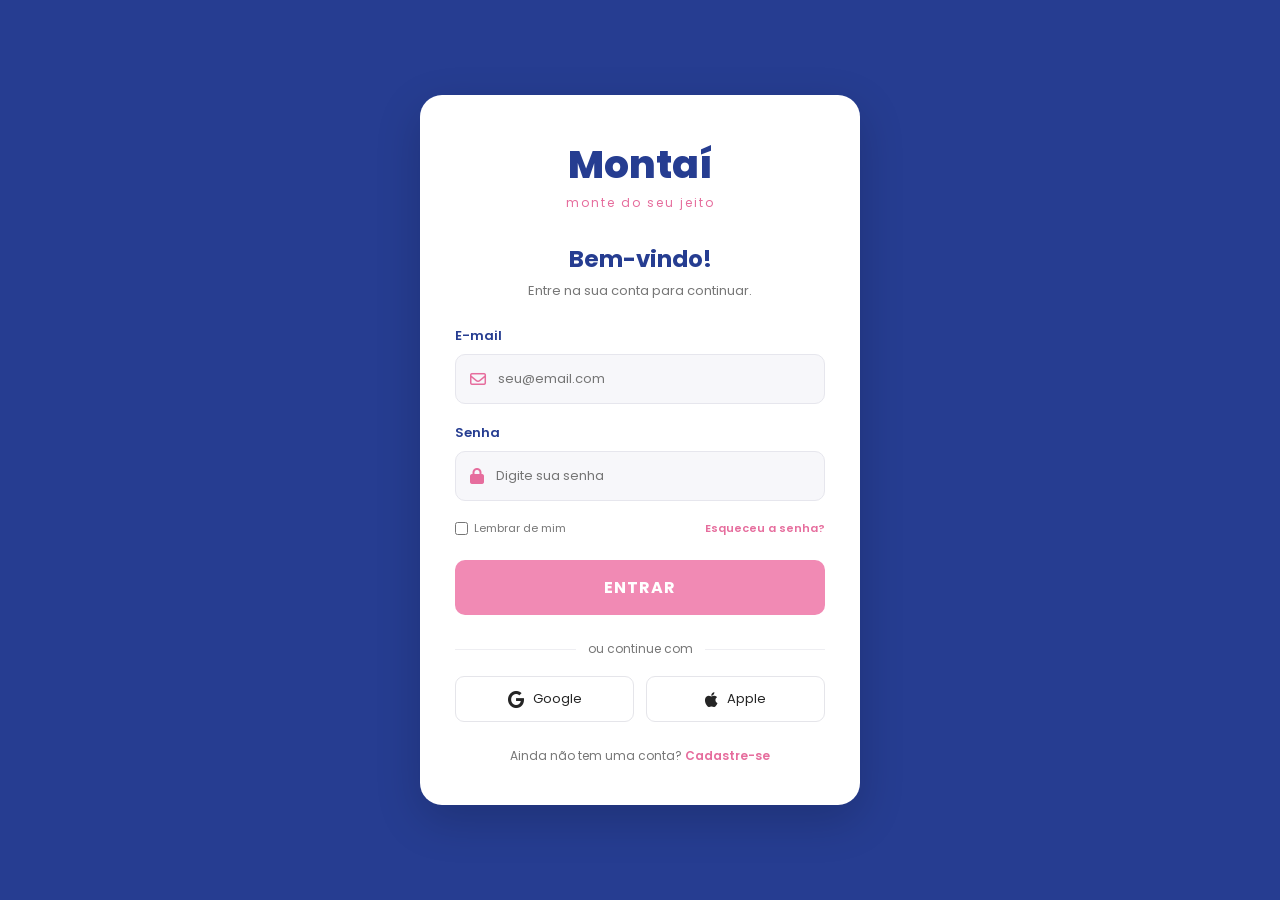
<file: index.html>
<!DOCTYPE html>
<html lang="pt-BR">

<head>
    <meta charset="UTF-8">
    <meta name="viewport" content="width=device-width, initial-scale=1.0">

    <title>Montaí | Login</title>

    <!-- CSS -->
    <link rel="stylesheet" href="style.css">

    <!-- Ícones -->
    <link rel="stylesheet" href="https://cdnjs.cloudflare.com/ajax/libs/font-awesome/6.5.0/css/all.min.css">

    <!-- JavaScript -->
    <script src="script.js" defer></script>
</head>

<body class="pagina-login">

    <main class="login-container">

        <section class="login-card">

            <!-- Logo e apresentação -->
            <div class="login-logo">
                <h1>Montaí</h1>
                <p>monte do seu jeito</p>
            </div>

            <!-- Título -->
            <div class="login-titulo">
                <h2>Bem-vindo!</h2>
                <p>Entre na sua conta para continuar.</p>
            </div>

            <!-- Formulário -->
            <form id="formLogin">

                <div class="campo-login">
                    <label for="email">E-mail</label>

                    <div class="input-container">
                        <i class="fa-regular fa-envelope"></i>

                        <input type="email" id="email" name="email" placeholder="seu@email.com" required>
                    </div>
                </div>

                <div class="campo-login">
                    <label for="senha">Senha</label>

                    <div class="input-container">
                        <i class="fa-solid fa-lock"></i>

                        <input type="password" id="senha" name="senha" placeholder="Digite sua senha" required>
                    </div>
                </div>

                <!-- Opções de login -->
                <div class="login-opcoes">
                    <label>
                        <input type="checkbox" name="lembrar">
                        Lembrar de mim
                    </label>

                    <a href="#">Esqueceu a senha?</a>
                </div>

                <!-- Botão entrar -->
                <button type="submit" class="btn-login">
                    ENTRAR
                </button>

                <p id="msgLogin" class="mensagem-login" hidden></p>

            </form>

            <!-- Separador -->
            <div class="login-separador">
                <span>ou continue com</span>
            </div>

            <!-- Login social -->
            <div class="login-social">

                <button type="button" class="btn-social">
                    <i class="fa-brands fa-google"></i>
                    Google
                </button>

                <button type="button" class="btn-social">
                    <i class="fa-brands fa-apple"></i>
                    Apple
                </button>

            </div>

            <!-- Cadastro -->
            <div class="login-cadastro">
                <p>
                    Ainda não tem uma conta?
                    <a href="cadastro.html">Cadastre-se</a>
                </p>
            </div>

        </section>

    </main>
    <script src="firebase.js"></script>
</body>

</html>
</file>
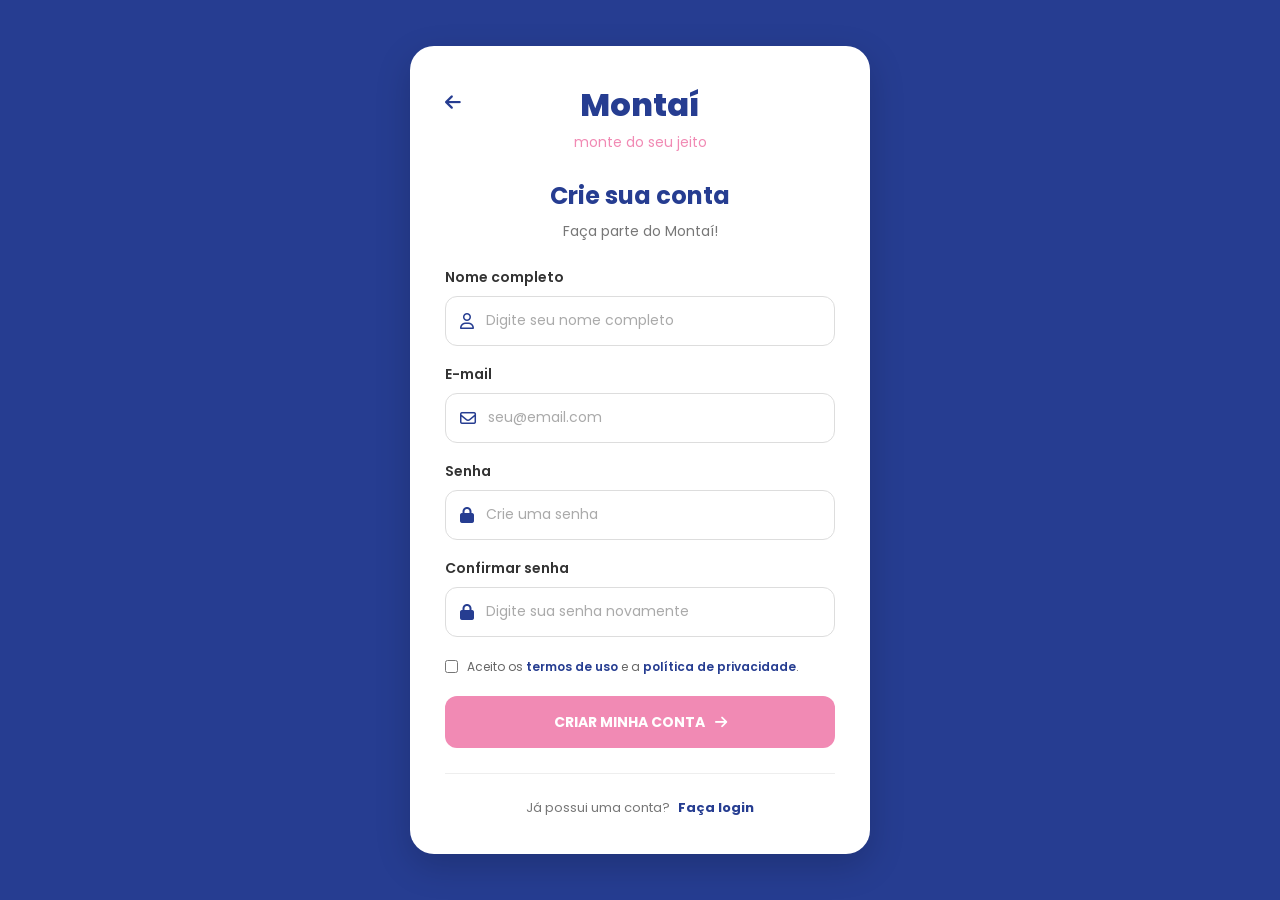
<file: cadastro.html>
<!DOCTYPE html>
<html lang="pt-BR">

<head>
    <meta charset="UTF-8">
    <meta name="viewport" content="width=device-width, initial-scale=1.0">

    <title>Montaí | Cadastro</title>

    <!-- CSS -->
    <link rel="stylesheet" href="style.css">

    <!-- Ícones -->
    <link rel="stylesheet" href="https://cdnjs.cloudflare.com/ajax/libs/font-awesome/6.5.0/css/all.min.css">

    <!-- JavaScript -->
    <script src="script.js" defer></script>
</head>

<body class="pagina-cadastro">

    <main class="cadastro-container">

        <section class="cadastro-card">

            <!-- Logo -->
            <div class="cadastro-logo">

                <a href="index.html" class="voltar-login">
                    <i class="fa-solid fa-arrow-left"></i>
                </a>

                <h1>Montaí</h1>
                <p>monte do seu jeito</p>

            </div>

            <!-- Título -->
            <div class="cadastro-titulo">
                <h2>Crie sua conta</h2>
                <p>Faça parte do Montaí!</p>
            </div>

            <!-- Formulário -->
            <form id="formCadastro">

                <!-- Nome -->
                <div class="campo-cadastro">
                    <label for="nome">Nome completo</label>

                    <div class="input-cadastro">
                        <i class="fa-regular fa-user"></i>

                        <input type="text" id="nome" name="nome" placeholder="Digite seu nome completo"
                            autocomplete="name" required>
                    </div>
                </div>

                <!-- E-mail -->
                <div class="campo-cadastro">
                    <label for="emailCadastro">E-mail</label>

                    <div class="input-cadastro">
                        <i class="fa-regular fa-envelope"></i>

                        <input type="email" id="emailCadastro" name="email" placeholder="seu@email.com"
                            autocomplete="email" required>
                    </div>
                </div>

                <!-- Senha -->
                <div class="campo-cadastro">
                    <label for="senhaCadastro">Senha</label>

                    <div class="input-cadastro">
                        <i class="fa-solid fa-lock"></i>

                        <input type="password" id="senhaCadastro" name="senha" placeholder="Crie uma senha"
                            minlength="8" autocomplete="new-password" required>
                    </div>
                </div>

                <!-- Confirmar senha -->
                <div class="campo-cadastro">
                    <label for="confirmarSenha">Confirmar senha</label>

                    <div class="input-cadastro">
                        <i class="fa-solid fa-lock"></i>

                        <input type="password" id="confirmarSenha" name="confirmarSenha"
                            placeholder="Digite sua senha novamente" minlength="8" autocomplete="new-password" required>
                    </div>
                </div>

                <!-- Termos -->
                <div class="cadastro-termos">
                    <label>
                        <input type="checkbox" id="aceitarTermos" required>

                        <span>
                            Aceito os
                            <a href="#">termos de uso</a>
                            e a
                            <a href="#">política de privacidade</a>.
                        </span>
                    </label>
                </div>

                <!-- Botão -->
                <button type="submit" class="btn-cadastro">
                    CRIAR MINHA CONTA
                    <i class="fa-solid fa-arrow-right"></i>
                </button>

                <!-- Mensagem -->
                <p id="msgCadastro" class="mensagem-cadastro" hidden></p>

            </form>

            <!-- Login -->
            <div class="cadastro-login">
                <p>Já possui uma conta?</p>

                <a href="index.html">Faça login</a>
            </div>

        </section>

    </main>
    <script src="firebase.js"></script>
</body>

</html>
</file>
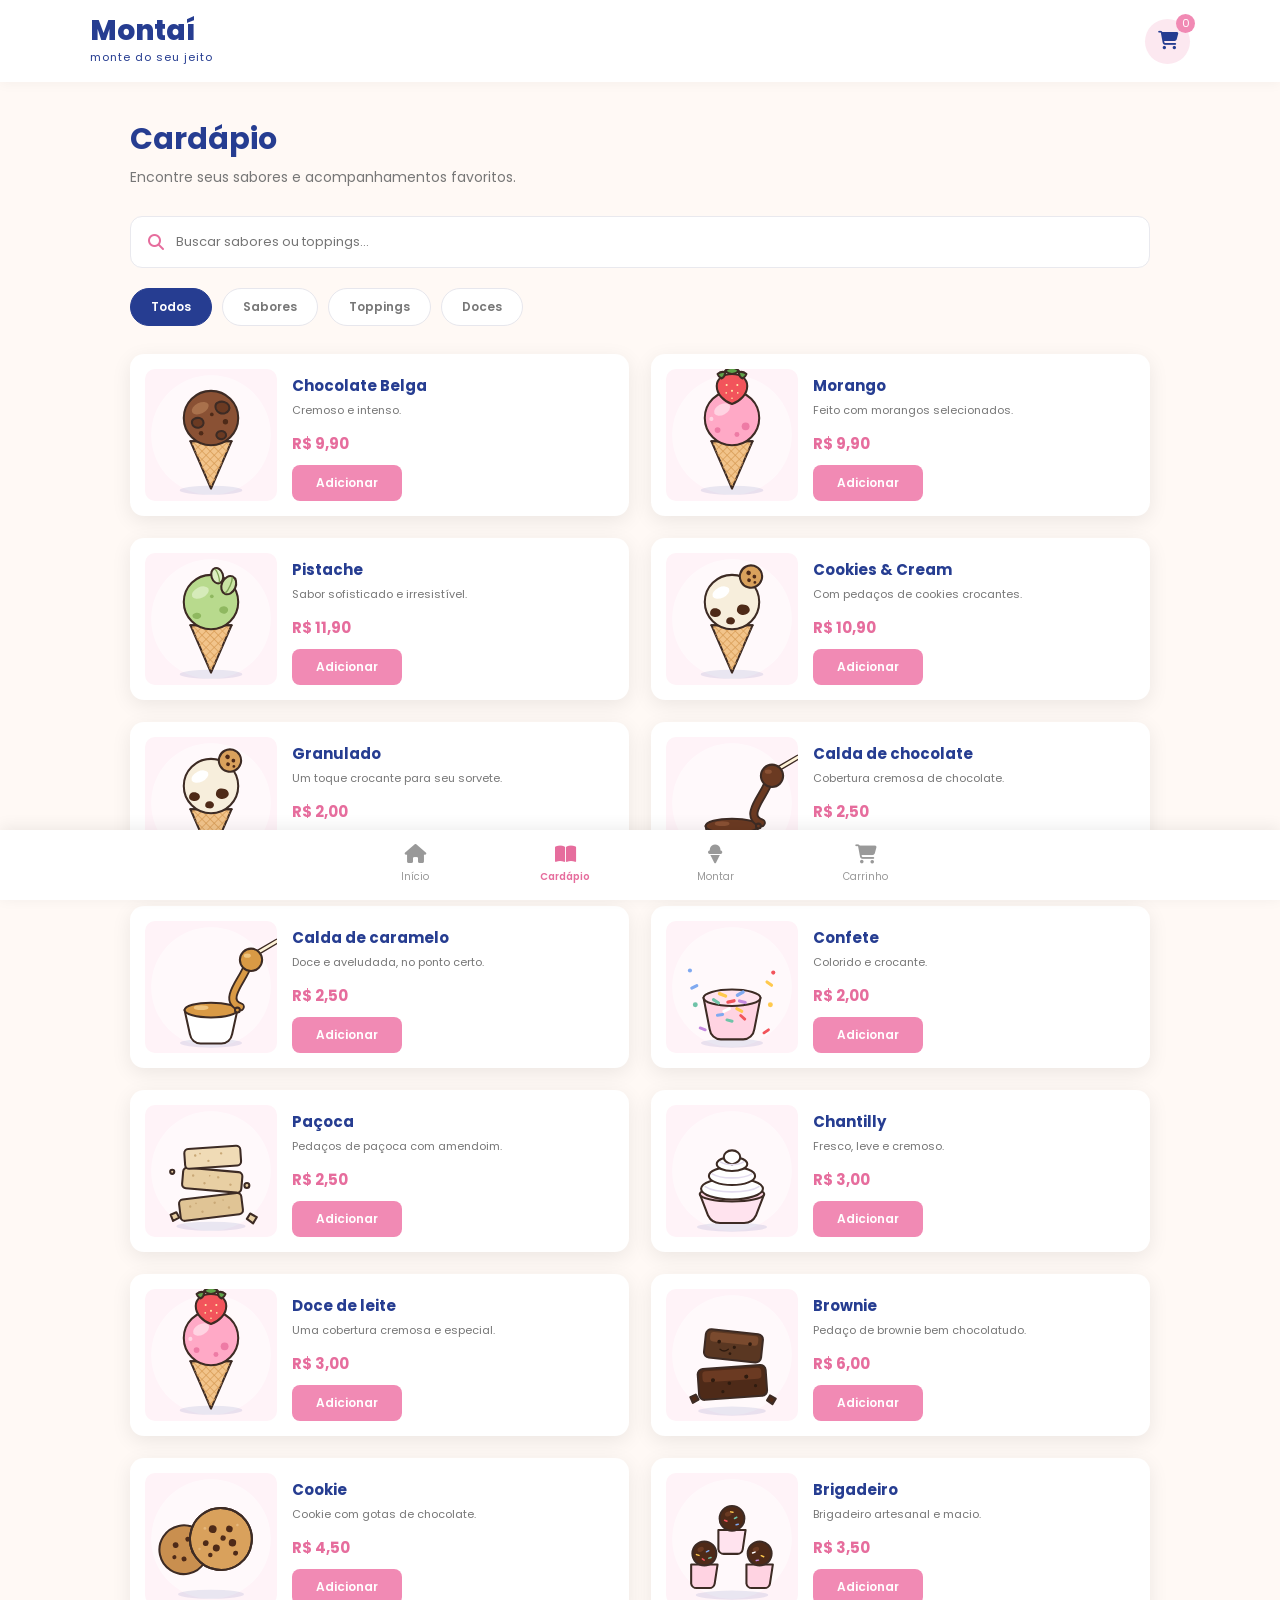
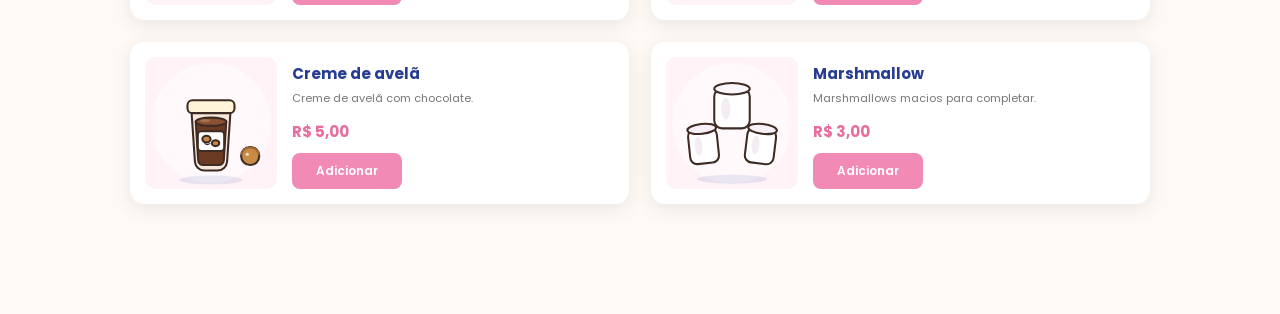
<file: cardapio.html>
<!DOCTYPE html>
<html lang="pt-BR">
<head>
    <meta charset="UTF-8">
    <meta name="viewport" content="width=device-width, initial-scale=1.0">
    <title>Montaí | Cardápio</title>

    <link rel="stylesheet" href="style.css">
    <link rel="stylesheet" href="https://cdnjs.cloudflare.com/ajax/libs/font-awesome/6.5.0/css/all.min.css">
   
</head>

<body class="pagina-cardapio">

    <header class="home-header">
        <a href="home.html" class="logo">
            <h1>Montaí</h1>
            <p>monte do seu jeito</p>
        </a>

        <a href="carrinho.html" class="botao-carrinho" aria-label="Abrir carrinho">
            <i class="fa-solid fa-cart-shopping"></i>
            <span id="contador-carrinho">0</span>
        </a>
    </header>

    <main class="cardapio-conteudo">

        <section class="titulo-pagina">
            <h2>Cardápio</h2>
            <p>Encontre seus sabores e acompanhamentos favoritos.</p>
        </section>

        <section class="busca-cardapio">
            <i class="fa-solid fa-magnifying-glass"></i>
            <input
                type="search"
                id="busca-produto"
                placeholder="Buscar sabores ou toppings..."
                aria-label="Buscar produtos"
            >
        </section>

        <nav class="filtros-cardapio" aria-label="Filtrar produtos">
            <button type="button" class="filtro ativo" data-filtro="Todos">Todos</button>
            <button type="button" class="filtro" data-filtro="Sabores">Sabores</button>
            <button type="button" class="filtro" data-filtro="Toppings">Toppings</button>
            <button type="button" class="filtro" data-filtro="Doces">Doces</button>
        </nav>

        <section class="produtos-cardapio">

            <article class="card-produto" data-categoria="Sabores">
                <img src="assets/img/chocolate.svg" alt="Sorvete de chocolate belga">
                <div class="produto-info">
                    <h3>Chocolate Belga</h3>
                    <p>Cremoso e intenso.</p>
                    <strong>R$ 9,90</strong>
                    <button type="button" class="botao-escolher" data-produto="Chocolate Belga" data-preco="9.90">
                        Adicionar
                    </button>
                </div>
            </article>

            <article class="card-produto" data-categoria="Sabores">
                <img src="assets/img/morango.svg" alt="Sorvete de morango">
                <div class="produto-info">
                    <h3>Morango</h3>
                    <p>Feito com morangos selecionados.</p>
                    <strong>R$ 9,90</strong>
                    <button type="button" class="botao-escolher" data-produto="Morango" data-preco="9.90">
                        Adicionar
                    </button>
                </div>
            </article>

            <article class="card-produto" data-categoria="Sabores">
                <img src="assets/img/pistache.svg" alt="Sorvete de pistache">
                <div class="produto-info">
                    <h3>Pistache</h3>
                    <p>Sabor sofisticado e irresistível.</p>
                    <strong>R$ 11,90</strong>
                    <button type="button" class="botao-escolher" data-produto="Pistache" data-preco="11.90">
                        Adicionar
                    </button>
                </div>
            </article>

            <article class="card-produto" data-categoria="Sabores">
                <img src="assets/img/cookies.svg" alt="Sorvete cookies and cream">
                <div class="produto-info">
                    <h3>Cookies &amp; Cream</h3>
                    <p>Com pedaços de cookies crocantes.</p>
                    <strong>R$ 10,90</strong>
                    <button type="button" class="botao-escolher" data-produto="Cookies & Cream" data-preco="10.90">
                        Adicionar
                    </button>
                </div>
            </article>

            <article class="card-produto" data-categoria="Toppings">
                <img src="assets/img/cookies.svg" alt="Granulado crocante">
                <div class="produto-info">
                    <h3>Granulado</h3>
                    <p>Um toque crocante para seu sorvete.</p>
                    <strong>R$ 2,00</strong>
                    <button type="button" class="botao-escolher" data-produto="Granulado" data-preco="2.00">
                        Adicionar
                    </button>
                </div>
            </article>

            <article class="card-produto" data-categoria="Toppings">
                <img src="assets/img/calda-chocolate.svg" alt="Calda de chocolate sobre sorvete">
                <div class="produto-info">
                    <h3>Calda de chocolate</h3>
                    <p>Cobertura cremosa de chocolate.</p>
                    <strong>R$ 2,50</strong>
                    <button type="button" class="botao-escolher" data-produto="Calda de chocolate" data-preco="2.50">
                        Adicionar
                    </button>
                </div>
            </article>

            <article class="card-produto" data-categoria="Toppings">
                <img src="assets/img/calda-caramelo.svg" alt="Calda de caramelo">
                <div class="produto-info">
                    <h3>Calda de caramelo</h3>
                    <p>Doce e aveludada, no ponto certo.</p>
                    <strong>R$ 2,50</strong>
                    <button type="button" class="botao-escolher" data-produto="Calda de caramelo" data-preco="2.50">
                        Adicionar
                    </button>
                </div>
            </article>

            <article class="card-produto" data-categoria="Toppings">
                <img src="assets/img/confete.svg" alt="Confete colorido">
                <div class="produto-info">
                    <h3>Confete</h3>
                    <p>Colorido e crocante.</p>
                    <strong>R$ 2,00</strong>
                    <button type="button" class="botao-escolher" data-produto="Confete" data-preco="2.00">
                        Adicionar
                    </button>
                </div>
            </article>

            <article class="card-produto" data-categoria="Toppings">
                <img src="assets/img/pacoca.svg" alt="Paçoca de amendoim">
                <div class="produto-info">
                    <h3>Paçoca</h3>
                    <p>Pedaços de paçoca com amendoim.</p>
                    <strong>R$ 2,50</strong>
                    <button type="button" class="botao-escolher" data-produto="Paçoca" data-preco="2.50">
                        Adicionar
                    </button>
                </div>
            </article>

            <article class="card-produto" data-categoria="Toppings">
                <img src="assets/img/chantilly.svg" alt="Chantilly de sorvete">
                <div class="produto-info">
                    <h3>Chantilly</h3>
                    <p>Fresco, leve e cremoso.</p>
                    <strong>R$ 3,00</strong>
                    <button type="button" class="botao-escolher" data-produto="Chantilly" data-preco="3.00">
                        Adicionar
                    </button>
                </div>
            </article>

            <article class="card-produto" data-categoria="Doces">
                <img src="assets/img/morango.svg" alt="Doce de leite">
                <div class="produto-info">
                    <h3>Doce de leite</h3>
                    <p>Uma cobertura cremosa e especial.</p>
                    <strong>R$ 3,00</strong>
                    <button type="button" class="botao-escolher" data-produto="Doce de leite" data-preco="3.00">
                        Adicionar
                    </button>
                </div>
            </article>

            <article class="card-produto" data-categoria="Doces">
                <img src="assets/img/brownie.svg" alt="Brownie de chocolate">
                <div class="produto-info">
                    <h3>Brownie</h3>
                    <p>Pedaço de brownie bem chocolatudo.</p>
                    <strong>R$ 6,00</strong>
                    <button type="button" class="botao-escolher" data-produto="Brownie" data-preco="6.00">
                        Adicionar
                    </button>
                </div>
            </article>

            <article class="card-produto" data-categoria="Doces">
                <img src="assets/img/cookie.svg" alt="Cookie com gotas de chocolate">
                <div class="produto-info">
                    <h3>Cookie</h3>
                    <p>Cookie com gotas de chocolate.</p>
                    <strong>R$ 4,50</strong>
                    <button type="button" class="botao-escolher" data-produto="Cookie" data-preco="4.50">
                        Adicionar
                    </button>
                </div>
            </article>

            <article class="card-produto" data-categoria="Doces">
                <img src="assets/img/brigadeiro.svg" alt="Brigadeiros de chocolate">
                <div class="produto-info">
                    <h3>Brigadeiro</h3>
                    <p>Brigadeiro artesanal e macio.</p>
                    <strong>R$ 3,50</strong>
                    <button type="button" class="botao-escolher" data-produto="Brigadeiro" data-preco="3.50">
                        Adicionar
                    </button>
                </div>
            </article>

            <article class="card-produto" data-categoria="Doces">
                <img src="assets/img/creme-avela.svg" alt="Creme de avelã com chocolate">
                <div class="produto-info">
                    <h3>Creme de avelã</h3>
                    <p>Creme de avelã com chocolate.</p>
                    <strong>R$ 5,00</strong>
                    <button type="button" class="botao-escolher" data-produto="Creme de avelã" data-preco="5.00">
                        Adicionar
                    </button>
                </div>
            </article>

            <article class="card-produto" data-categoria="Doces">
                <img src="assets/img/marshmallow.svg" alt="Marshmallows brancos">
                <div class="produto-info">
                    <h3>Marshmallow</h3>
                    <p>Marshmallows macios para completar.</p>
                    <strong>R$ 3,00</strong>
                    <button type="button" class="botao-escolher" data-produto="Marshmallow" data-preco="3.00">
                        Adicionar
                    </button>
                </div>
            </article>

        </section>
    </main>

    <nav class="menu-inferior">
        <a href="home.html" class="menu-item">
            <i class="fa-solid fa-house"></i>
            <span>Início</span>
        </a>
        <a href="cardapio.html" class="menu-item ativo">
            <i class="fa-solid fa-book-open"></i>
            <span>Cardápio</span>
        </a>
        <a href="montar-sorvete.html" class="menu-item">
            <i class="fa-solid fa-ice-cream"></i>
            <span>Montar</span>
        </a>
        <a href="carrinho.html" class="menu-item">
            <i class="fa-solid fa-cart-shopping"></i>
            <span>Carrinho</span>
        </a>
    </nav>
<script src="script.js" defer></script>
</body>
</html>
</file>
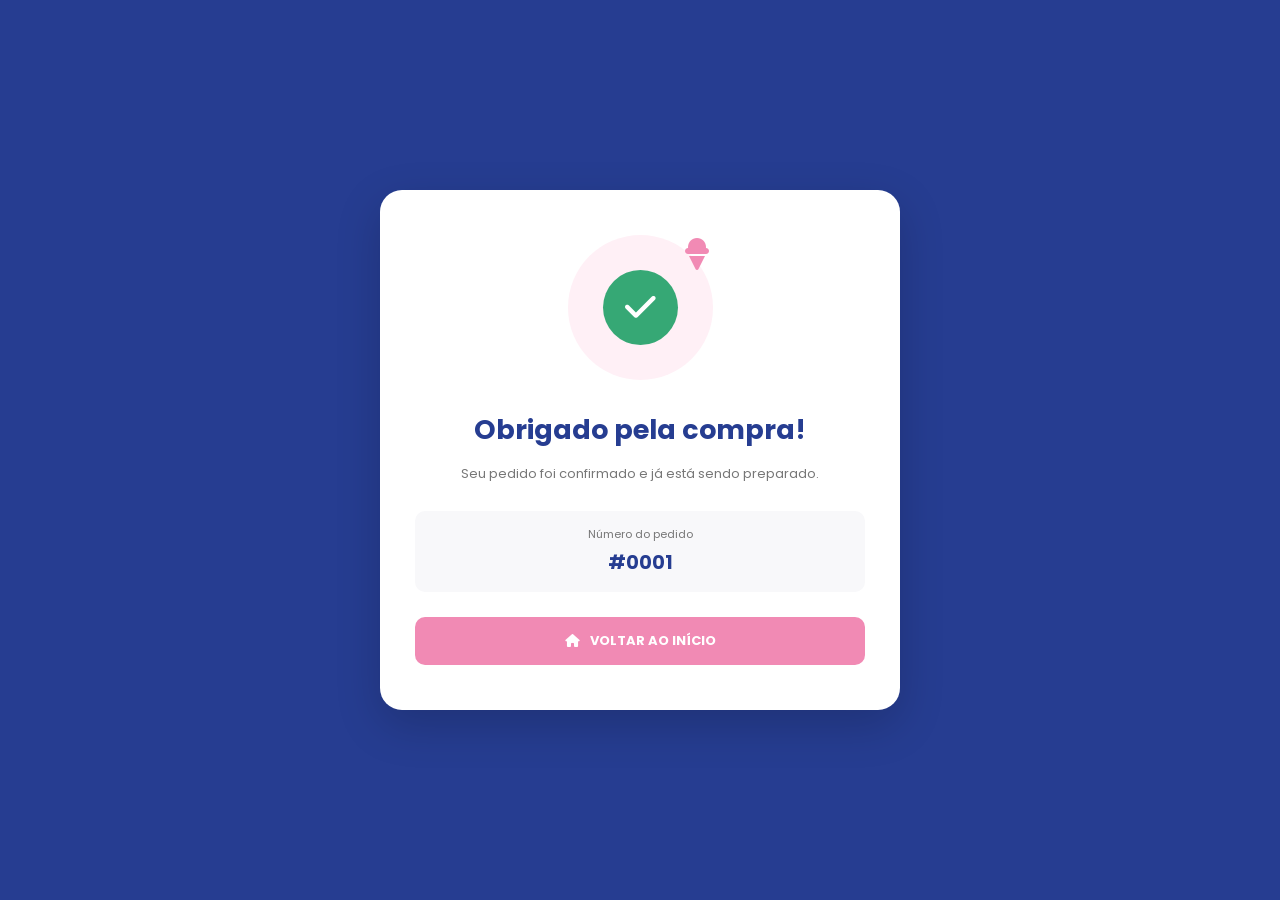
<file: confirmacao.html>
<!DOCTYPE html>
<html lang="pt-BR">
<head>
    <meta charset="UTF-8">
    <meta name="viewport" content="width=device-width, initial-scale=1.0">
    <title>Montaí | Pedido confirmado</title>

    <link rel="stylesheet" href="style.css">
    <link rel="stylesheet" href="https://cdnjs.cloudflare.com/ajax/libs/font-awesome/6.5.0/css/all.min.css">
    
</head>

<body class="pagina-confirmacao">

    <main class="confirmacao-container">

        <section class="confirmacao-card">

            <div class="confirmacao-ilustracao">
                <div class="icone-confirmacao">
                    <i class="fa-solid fa-check"></i>
                </div>

                <i class="fa-solid fa-ice-cream detalhe-sorvete"></i>
            </div>

            <div class="confirmacao-texto">
                <h1>Obrigado pela compra!</h1>

                <p>
                    Seu pedido foi confirmado
                    e já está sendo preparado.
                </p>
            </div>

            <div class="numero-pedido">
                <span>Número do pedido</span>
                <strong id="numero-pedido">#0001</strong>
            </div>

            <a href="home.html" class="botao-principal botao-voltar-inicio">
                <i class="fa-solid fa-house"></i>
                VOLTAR AO INÍCIO
            </a>

        </section>

    </main>
<script src="script.js" defer></script>
</body>
</html>
</file>
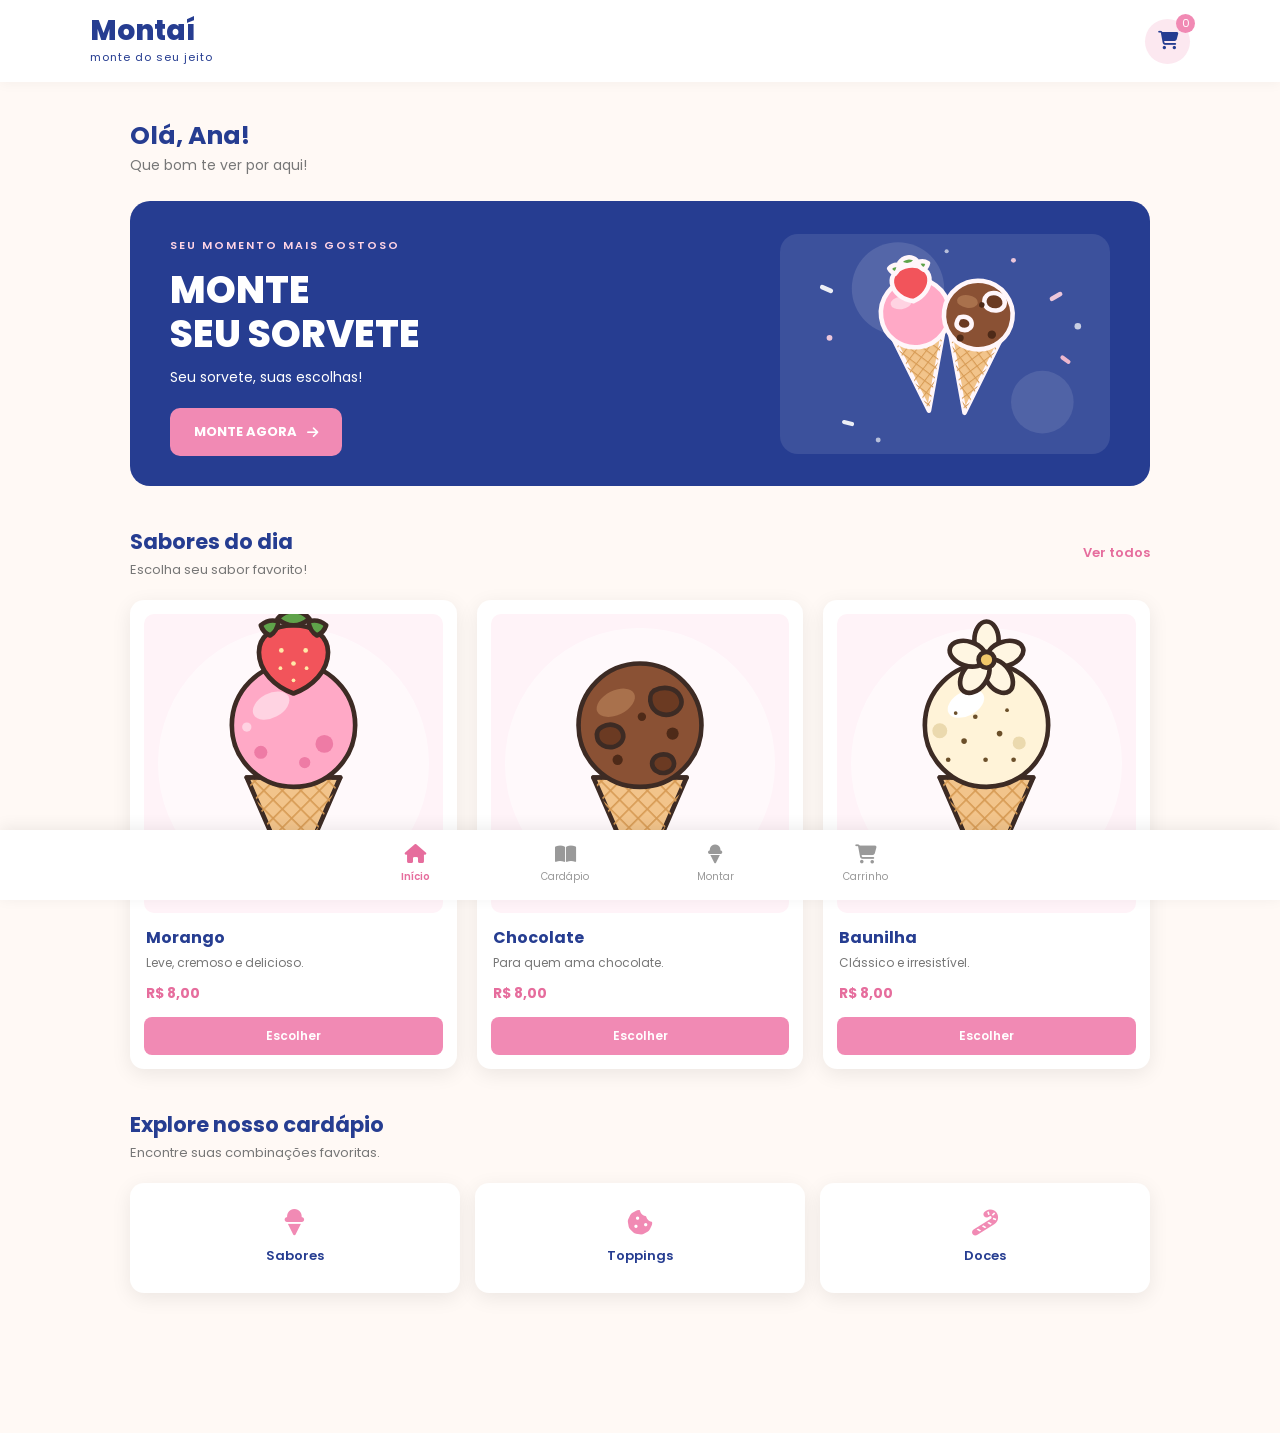
<file: home.html>
<!DOCTYPE html>
<html lang="pt-BR">

<head>
    <meta charset="UTF-8">
    <meta name="viewport" content="width=device-width, initial-scale=1.0">

    <title>Montaí | Página Inicial</title>

    <link rel="stylesheet" href="style.css">

    <link rel="stylesheet"
        href="https://cdnjs.cloudflare.com/ajax/libs/font-awesome/6.5.0/css/all.min.css">

    
</head>

<body class="pagina-home">

    <!-- Cabeçalho -->
    <header class="home-header">

        <div class="logo">
            <h1>Montaí</h1>
            <p>monte do seu jeito</p>
        </div>

        <a href="carrinho.html" class="botao-carrinho"
            aria-label="Abrir carrinho">
            <i class="fa-solid fa-cart-shopping"></i>
            <span id="contador-carrinho">0</span>
        </a>

    </header>

    <main class="home-conteudo">

        <!-- Saudação -->
        <section class="saudacao">
            <h2>Olá, Ana!</h2>
            <p>Que bom te ver por aqui!</p>
        </section>

        <!-- Banner principal -->
        <section class="banner-montagem">

            <div class="banner-texto">
                <span>SEU MOMENTO MAIS GOSTOSO</span>

                <h2>
                    MONTE
                    <br>
                    SEU SORVETE
                </h2>

                <p>Seu sorvete, suas escolhas!</p>

                <a href="montar-sorvete.html"
                    class="botao-montar">
                    MONTE AGORA
                    <i class="fa-solid fa-arrow-right"></i>
                </a>
            </div>

            <div class="banner-imagem">
                <img
                    src="assets/img/sorvete-banner.svg"
                    alt="Sorvete personalizado com coberturas"
                >
            </div>

        </section>

        <!-- Sabores do dia -->
        <section class="secao-sabores">

            <div class="titulo-secao">
                <div>
                    <h2>Sabores do dia</h2>
                    <p>Escolha seu sabor favorito!</p>
                </div>

                <a href="cardapio.html">Ver todos</a>
            </div>

            <div class="lista-sabores">

                <!-- Morango -->
                <article class="card-sabor">

                    <img
                        src="assets/img/morango.svg"
                        alt="Sorvete de morango"
                    >

                    <div class="card-sabor-info">
                        <h3>Morango</h3>
                        <p>Leve, cremoso e delicioso.</p>
                        <span>R$ 8,00</span>
                    </div>

                    <a href="cardapio.html"
                        class="botao-escolher">
                        Escolher
                    </a>

                </article>

                <!-- Chocolate -->
                <article class="card-sabor">

                    <img
                        src="assets/img/chocolate.svg"
                        alt="Sorvete de chocolate"
                    >

                    <div class="card-sabor-info">
                        <h3>Chocolate</h3>
                        <p>Para quem ama chocolate.</p>
                        <span>R$ 8,00</span>
                    </div>

                    <a href="cardapio.html"
                        class="botao-escolher">
                        Escolher
                    </a>

                </article>

                <!-- Baunilha -->
                <article class="card-sabor">

                    <img
                        src="assets/img/baunilha.svg"
                        alt="Sorvete de baunilha"
                    >

                    <div class="card-sabor-info">
                        <h3>Baunilha</h3>
                        <p>Clássico e irresistível.</p>
                        <span>R$ 8,00</span>
                    </div>

                    <a href="cardapio.html"
                        class="botao-escolher">
                        Escolher
                    </a>

                </article>

            </div>

        </section>

        <!-- Categorias -->
        <section class="secao-categorias">

            <div class="titulo-secao">
                <div>
                    <h2>Explore nosso cardápio</h2>
                    <p>Encontre suas combinações favoritas.</p>
                </div>
            </div>

            <div class="lista-categorias">

                <a href="cardapio.html?categoria=Sabores"
                    class="categoria-item">
                    <i class="fa-solid fa-ice-cream"></i>
                    <span>Sabores</span>
                </a>

                <a href="cardapio.html?categoria=Toppings"
                    class="categoria-item">
                    <i class="fa-solid fa-cookie-bite"></i>
                    <span>Toppings</span>
                </a>

                <a href="cardapio.html?categoria=Doces"
                    class="categoria-item">
                    <i class="fa-solid fa-candy-cane"></i>
                    <span>Doces</span>
                </a>

            </div>

        </section>

    </main>

    <!-- Menu inferior -->
    <nav class="menu-inferior">

        <a href="home.html" class="menu-item ativo">
            <i class="fa-solid fa-house"></i>
            <span>Início</span>
        </a>

        <a href="cardapio.html" class="menu-item">
            <i class="fa-solid fa-book-open"></i>
            <span>Cardápio</span>
        </a>

        <a href="montar-sorvete.html" class="menu-item">
            <i class="fa-solid fa-ice-cream"></i>
            <span>Montar</span>
        </a>

        <a href="carrinho.html" class="menu-item">
            <i class="fa-solid fa-cart-shopping"></i>
            <span>Carrinho</span>
        </a>

    </nav>
<script src="script.js" defer></script>
</body>
</html>
</file>
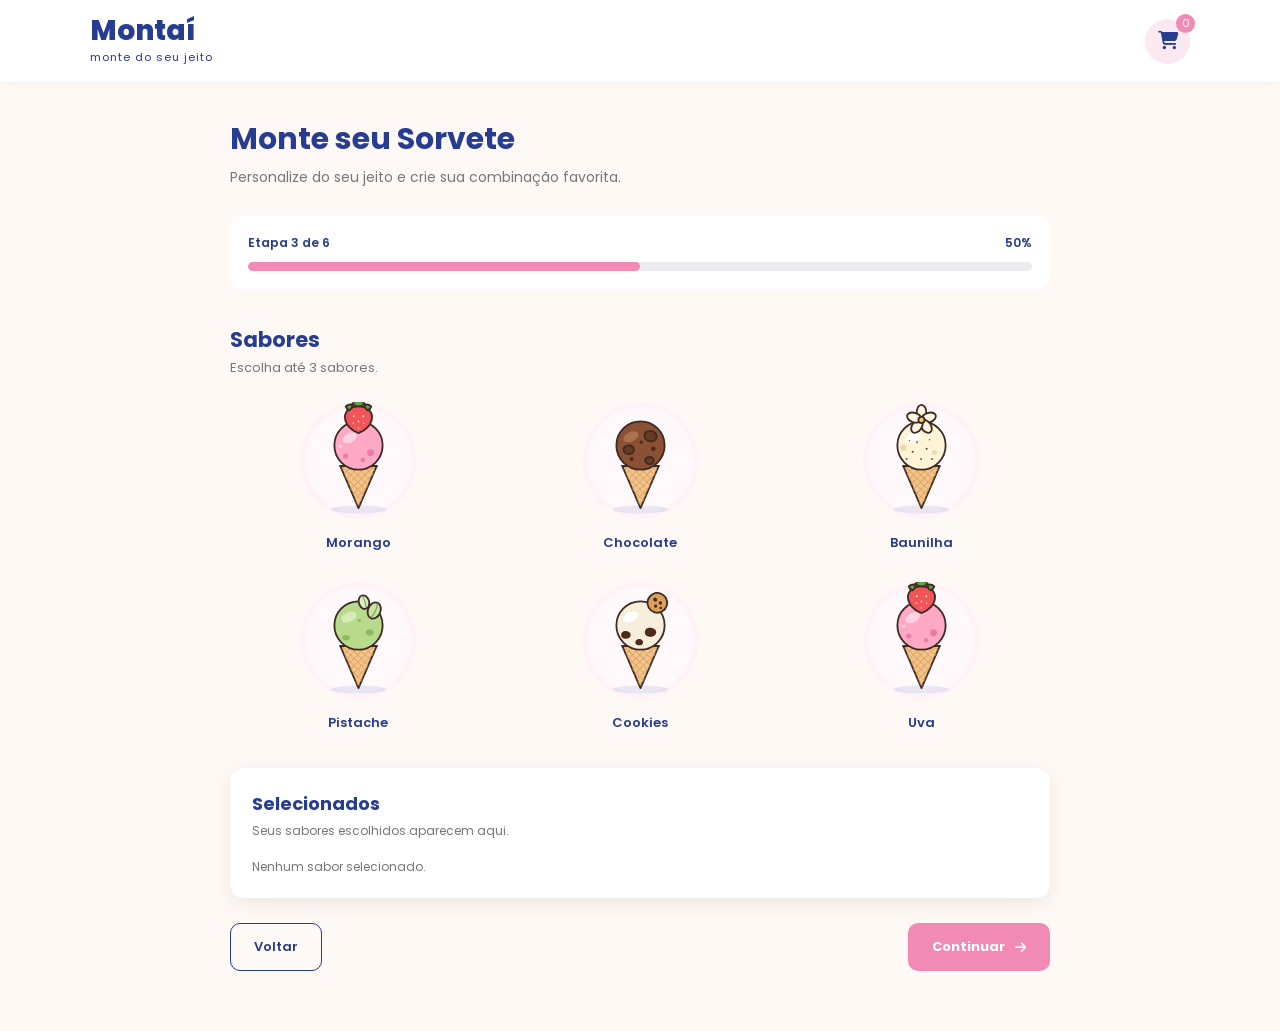
<file: montar-sorvete.html>
<!DOCTYPE html>
<html lang="pt-BR">
<head>
    <meta charset="UTF-8">
    <meta name="viewport" content="width=device-width, initial-scale=1.0">
    <title>Montaí | Monte seu sorvete</title>

    <link rel="stylesheet" href="style.css">
    <link rel="stylesheet" href="https://cdnjs.cloudflare.com/ajax/libs/font-awesome/6.5.0/css/all.min.css">
    
</head>

<body class="pagina-montagem">

    <header class="home-header">
        <a href="home.html" class="logo">
            <h1>Montaí</h1>
            <p>monte do seu jeito</p>
        </a>

        <a href="carrinho.html" class="botao-carrinho" aria-label="Abrir carrinho">
            <i class="fa-solid fa-cart-shopping"></i>
            <span id="contador-carrinho">0</span>
        </a>
    </header>

    <main class="montagem-conteudo">

        <section class="titulo-pagina">
            <h2>Monte seu Sorvete</h2>
            <p>Personalize do seu jeito e crie sua combinação favorita.</p>
        </section>

        <section class="progresso-montagem">
            <div class="progresso-texto">
                <span>Etapa 3 de 6</span>
                <span>50%</span>
            </div>

            <div class="barra-progresso">
                <div class="barra-progresso-preenchida"></div>
            </div>
        </section>

        <section class="selecao-sabores">

            <div class="titulo-secao">
                <div>
                    <h2>Sabores</h2>
                    <p>Escolha até 3 sabores.</p>
                </div>
            </div>

            <div class="grade-sabores">

                <button type="button" class="opcao-sabor" data-sabor="Morango">
                    <span class="sabor-imagem">
                        <img src="assets/img/morango.svg" alt="">
                        <i class="fa-solid fa-check"></i>
                    </span>
                    <span>Morango</span>
                </button>

                <button type="button" class="opcao-sabor" data-sabor="Chocolate">
                    <span class="sabor-imagem">
                        <img src="assets/img/chocolate.svg" alt="">
                        <i class="fa-solid fa-check"></i>
                    </span>
                    <span>Chocolate</span>
                </button>

                <button type="button" class="opcao-sabor" data-sabor="Baunilha">
                    <span class="sabor-imagem">
                        <img src="assets/img/baunilha.svg" alt="">
                        <i class="fa-solid fa-check"></i>
                    </span>
                    <span>Baunilha</span>
                </button>

                <button type="button" class="opcao-sabor" data-sabor="Pistache">
                    <span class="sabor-imagem">
                        <img src="assets/img/pistache.svg" alt="">
                        <i class="fa-solid fa-check"></i>
                    </span>
                    <span>Pistache</span>
                </button>

                <button type="button" class="opcao-sabor" data-sabor="Cookies">
                    <span class="sabor-imagem">
                        <img src="assets/img/cookies.svg" alt="">
                        <i class="fa-solid fa-check"></i>
                    </span>
                    <span>Cookies</span>
                </button>

                <button type="button" class="opcao-sabor" data-sabor="Uva">
                    <span class="sabor-imagem">
                        <img src="assets/img/morango.svg" alt="">
                        <i class="fa-solid fa-check"></i>
                    </span>
                    <span>Uva</span>
                </button>

            </div>
        </section>

        <section class="sabores-selecionados">
            <h2>Selecionados</h2>
            <p>Seus sabores escolhidos aparecem aqui.</p>

            <div id="sabores-escolhidos" class="lista-selecionados">
                <span class="mensagem-vazia">Nenhum sabor selecionado.</span>
            </div>
        </section>

        <div class="acoes-montagem">
            <a href="cardapio.html" class="botao-secundario">Voltar</a>
            <button type="button" id="continuar-montagem" class="botao-principal">
                Continuar
                <i class="fa-solid fa-arrow-right"></i>
            </button>
        </div>

    </main>
<script src="script.js" defer></script>
</body>
</html>
</file>
<file: style.css>
/* =========================================
   MONTAÍ - ESTILO GERAL
   ========================================= */

@import url('https://fonts.googleapis.com/css2?family=Poppins:wght@400;500;600;700;800&display=swap');

:root {
    --azul: #263D91;
    --azul-escuro: #1C2E70;
    --rosa: #F18AB4;
    --rosa-escuro: #E66D9D;
    --branco: #FFFFFF;
    --creme: #FFF9F5;
    --cinza: #777777;
    --cinza-claro: #EEEEF2;
    --texto: #252525;
    --verde: #36A875;
    --sombra: 0 5px 20px rgba(0, 0, 0, 0.08);
    --borda: 14px;
}

* {
    margin: 0;
    padding: 0;
    box-sizing: border-box;
}

html {
    scroll-behavior: smooth;
}

body {
    font-family: 'Poppins', sans-serif;
    background: var(--creme);
    color: var(--texto);
    min-height: 100vh;
}

a {
    color: inherit;
    text-decoration: none;
}

button,
input {
    font: inherit;
}

button {
    cursor: pointer;
}

img {
    max-width: 100%;
    display: block;
    object-fit: cover;
}

input:focus,
button:focus-visible,
a:focus-visible {
    outline: 3px solid rgba(241, 138, 180, 0.55);
    outline-offset: 3px;
}

/* =========================================
   ELEMENTOS COMPARTILHADOS
   ========================================= */

.logo {
    display: inline-flex;
    flex-direction: column;
    color: var(--azul);
}

.logo h1 {
    font-size: 28px;
    font-weight: 800;
    line-height: 1;
}

.logo p {
    font-size: 11px;
    letter-spacing: 1px;
    margin-top: 4px;
}

.home-header {
    width: 100%;
    min-height: 82px;
    padding: 15px 7%;
    background: var(--branco);
    display: flex;
    align-items: center;
    justify-content: space-between;
    box-shadow: 0 2px 12px rgba(0, 0, 0, 0.04);
}

.botao-carrinho {
    width: 45px;
    height: 45px;
    border-radius: 50%;
    background: #FCE8F0;
    color: var(--azul);
    display: flex;
    justify-content: center;
    align-items: center;
    position: relative;
    font-size: 18px;
}

.botao-carrinho span {
    position: absolute;
    top: -5px;
    right: -5px;
    background: var(--rosa);
    color: white;
    width: 19px;
    height: 19px;
    font-size: 11px;
    border-radius: 50%;
    display: grid;
    place-items: center;
}

.titulo-pagina {
    margin-bottom: 28px;
}

.titulo-pagina h2 {
    color: var(--azul);
    font-size: 30px;
    font-weight: 700;
}

.titulo-pagina p {
    color: var(--cinza);
    font-size: 14px;
    margin-top: 5px;
}

.titulo-secao {
    display: flex;
    align-items: center;
    justify-content: space-between;
    gap: 15px;
    margin-bottom: 20px;
}

.titulo-secao h2 {
    color: var(--azul);
    font-size: 21px;
}

.titulo-secao p {
    color: var(--cinza);
    font-size: 13px;
    margin-top: 3px;
}

.titulo-secao > a {
    color: var(--rosa-escuro);
    font-size: 13px;
    font-weight: 600;
}

.botao-principal,
.botao-login,
.botao-montar {
    border: none;
    background: var(--rosa);
    color: var(--branco);
    padding: 14px 24px;
    border-radius: 10px;
    font-weight: 700;
    font-size: 13px;
    display: inline-flex;
    justify-content: center;
    align-items: center;
    gap: 10px;
    transition: 0.2s ease;
}

.botao-principal:hover,
.botao-login:hover,
.botao-montar:hover {
    background: var(--rosa-escuro);
    transform: translateY(-2px);
}

.botao-secundario {
    border: 1px solid var(--azul);
    color: var(--azul);
    padding: 13px 23px;
    border-radius: 10px;
    font-size: 13px;
    font-weight: 600;
    text-align: center;
}

/* =========================================
   1. LOGIN - INDEX.HTML
   ========================================= */

.pagina-login {
    min-height: 100vh;
    background: var(--azul);
    display: flex;
    justify-content: center;
    align-items: center;
    padding: 30px 15px;
}

.login-container {
    width: 100%;
    max-width: 440px;
}

.login-card {
    background: var(--branco);
    border-radius: 22px;
    padding: 40px 35px;
    box-shadow: 0 15px 45px rgba(0, 0, 0, 0.18);
}

.login-logo {
    text-align: center;
    margin-bottom: 30px;
}

.login-logo h1 {
    color: var(--azul);
    font-size: 39px;
    font-weight: 800;
}

.login-logo p {
    color: var(--rosa-escuro);
    font-size: 12px;
    letter-spacing: 2px;
}

.login-titulo {
    text-align: center;
    margin-bottom: 25px;
}

.login-titulo h2 {
    color: var(--azul);
    font-size: 23px;
}

.login-titulo p {
    color: var(--cinza);
    font-size: 13px;
    margin-top: 5px;
}

.campo-login {
    margin-bottom: 19px;
}

.campo-login label {
    display: block;
    color: var(--azul);
    font-size: 13px;
    font-weight: 600;
    margin-bottom: 8px;
}

.input-container {
    display: flex;
    align-items: center;
    gap: 12px;
    background: #F7F7FA;
    border: 1px solid #E6E6ED;
    border-radius: 10px;
    padding: 0 14px;
    height: 50px;
}

.input-container i {
    color: var(--rosa-escuro);
}

.input-container input {
    width: 100%;
    border: none;
    outline: none;
    background: transparent;
    font-size: 13px;
    color: var(--texto);
}

.login-opcoes {
    display: flex;
    align-items: center;
    justify-content: space-between;
    gap: 10px;
    margin: 8px 0 23px;
    font-size: 11px;
}

.login-opcoes label {
    display: flex;
    align-items: center;
    gap: 6px;
    color: var(--cinza);
}

.login-opcoes a,
.login-cadastro a {
    color: var(--rosa-escuro);
    font-weight: 600;
}

.btn-login {
    width: 100%;
    padding: 15px;
    background: var(--rosa);
    color: var(--branco);
    border: none;
    border-radius: 10px;
    font-weight: 700;
    letter-spacing: 1px;
    transition: 0.2s;
}

.btn-login:hover {
    background: var(--rosa-escuro);
}

.mensagem-login {
    margin-top: 12px;
    text-align: center;
    font-size: 12px;
}

.login-separador {
    display: flex;
    align-items: center;
    gap: 12px;
    color: var(--cinza);
    font-size: 12px;
    margin: 25px 0 18px;
}

.login-separador::before,
.login-separador::after {
    content: "";
    height: 1px;
    background: var(--cinza-claro);
    flex: 1;
}

.login-social {
    display: flex;
    gap: 12px;
}

.btn-social {
    flex: 1;
    padding: 12px;
    border: 1px solid #E5E5EA;
    border-radius: 9px;
    background: var(--branco);
    color: var(--texto);
    font-size: 13px;
    display: flex;
    align-items: center;
    justify-content: center;
    gap: 9px;
}

.btn-social:hover {
    background: #F8F8FA;
}

.btn-social i {
    font-size: 17px;
}

.login-cadastro {
    text-align: center;
    margin-top: 25px;
    font-size: 12px;
    color: var(--cinza);
}

/* =========================================
   2. HOME - HOME.HTML
   ========================================= */

.home-conteudo {
    max-width: 1200px;
    margin: auto;
    padding: 35px 7% 110px;
}

.saudacao {
    margin-bottom: 25px;
}

.saudacao h2 {
    color: var(--azul);
    font-size: 25px;
}

.saudacao p {
    color: var(--cinza);
    font-size: 14px;
}

.banner-montagem {
    min-height: 280px;
    background: var(--azul);
    border-radius: 20px;
    padding: 30px 40px;
    display: flex;
    align-items: center;
    justify-content: space-between;
    gap: 25px;
    overflow: hidden;
    color: var(--branco);
    margin-bottom: 40px;
}

.banner-texto {
    max-width: 420px;
}

.banner-texto > span {
    color: #FFD4E5;
    font-size: 11px;
    letter-spacing: 2px;
    font-weight: 600;
}

.banner-texto h2 {
    font-size: 38px;
    line-height: 1.15;
    margin: 12px 0;
    font-weight: 800;
}

.banner-texto p {
    font-size: 14px;
    margin-bottom: 20px;
}

.botao-montar {
    background: var(--rosa);
}

.banner-imagem {
    width: 38%;
    max-width: 330px;
    height: 220px;
    border-radius: 18px;
    overflow: hidden;
    background: rgba(255, 255, 255, 0.1);
}

.banner-imagem img {
    width: 100%;
    height: 100%;
    object-fit: cover;
}

.secao-sabores {
    margin-bottom: 40px;
}

.lista-sabores {
    display: grid;
    grid-template-columns: repeat(3, 1fr);
    gap: 20px;
}

.card-sabor {
    background: var(--branco);
    border-radius: var(--borda);
    padding: 14px;
    box-shadow: var(--sombra);
}

.card-sabor > img {
    width: 100%;
    height: auto;
    aspect-ratio: 1 / 1;
    border-radius: 10px;
    object-position: center;
}

.card-sabor-info {
    padding: 12px 2px;
}

.card-sabor-info h3 {
    color: var(--azul);
    font-size: 16px;
}

.card-sabor-info p {
    color: var(--cinza);
    font-size: 12px;
    margin: 4px 0 8px;
}

.card-sabor-info span {
    color: var(--rosa-escuro);
    font-weight: 700;
    font-size: 14px;
}

.botao-escolher {
    width: 100%;
    display: block;
    background: var(--rosa);
    color: var(--branco);
    border: none;
    border-radius: 8px;
    padding: 10px;
    text-align: center;
    font-size: 12px;
    font-weight: 600;
}

.secao-categorias {
    margin-bottom: 30px;
}

.lista-categorias {
    display: grid;
    grid-template-columns: repeat(3, 1fr);
    gap: 15px;
}

.categoria-item {
    min-height: 110px;
    background: var(--branco);
    border-radius: var(--borda);
    box-shadow: var(--sombra);
    display: flex;
    flex-direction: column;
    align-items: center;
    justify-content: center;
    gap: 10px;
    color: var(--azul);
    font-size: 13px;
    font-weight: 600;
    transition: 0.2s;
}

.categoria-item i {
    font-size: 26px;
    color: var(--rosa);
}

.categoria-item:hover {
    transform: translateY(-3px);
}

/* =========================================
   3. CARDÁPIO - CARDAPIO.HTML
   ========================================= */

.cardapio-conteudo {
    max-width: 1200px;
    margin: auto;
    padding: 35px 7% 110px;
}

.busca-cardapio {
    display: flex;
    align-items: center;
    gap: 12px;
    background: var(--branco);
    border: 1px solid #E9E9EE;
    padding: 0 17px;
    height: 52px;
    border-radius: 12px;
    margin-bottom: 20px;
}

.busca-cardapio i {
    color: var(--rosa-escuro);
}

.busca-cardapio input {
    flex: 1;
    border: none;
    outline: none;
    background: transparent;
    font-size: 13px;
}

.filtros-cardapio {
    display: flex;
    flex-wrap: wrap;
    gap: 10px;
    margin-bottom: 28px;
}

.filtro {
    border: 1px solid #E7E7ED;
    background: var(--branco);
    color: var(--cinza);
    padding: 9px 20px;
    border-radius: 30px;
    font-size: 12px;
    font-weight: 600;
}

.filtro.ativo,
.filtro:hover {
    background: var(--azul);
    color: var(--branco);
    border-color: var(--azul);
}

.produtos-cardapio {
    display: grid;
    grid-template-columns: repeat(2, minmax(0, 1fr));
    gap: 22px;
}

.card-produto {
    display: flex;
    gap: 15px;
    background: var(--branco);
    border-radius: var(--borda);
    padding: 15px;
    box-shadow: var(--sombra);
    min-width: 0;
}

.card-produto > img {
    width: 132px;
    min-width: 132px;
    height: 132px;
    border-radius: 10px;
    object-position: center;
}

.produto-info {
    display: flex;
    flex-direction: column;
    align-items: flex-start;
    flex: 1;
    min-width: 0;
}

.produto-info h3 {
    color: var(--azul);
    font-size: 15px;
    margin: 5px 0;
}

.produto-info p {
    color: var(--cinza);
    font-size: 11px;
    line-height: 1.5;
    margin-bottom: 10px;
}

.produto-info strong {
    color: var(--rosa-escuro);
    font-size: 15px;
    margin-top: auto;
    margin-bottom: 10px;
}

.produto-info .botao-escolher {
    width: auto;
    min-width: 110px;
    padding: 9px 15px;
}

/* =========================================
   4. MONTAR SORVETE
   MONTAR-SORVETE.HTML
   ========================================= */

.montagem-conteudo {
    max-width: 1000px;
    margin: auto;
    padding: 35px 7% 60px;
}

.progresso-montagem {
    background: var(--branco);
    padding: 18px;
    border-radius: 12px;
    margin-bottom: 35px;
}

.progresso-texto {
    display: flex;
    justify-content: space-between;
    color: var(--azul);
    font-size: 12px;
    font-weight: 600;
    margin-bottom: 10px;
}

.barra-progresso {
    height: 9px;
    border-radius: 20px;
    background: #ECECF1;
    overflow: hidden;
}

.barra-progresso-preenchida {
    width: 50%;
    height: 100%;
    background: var(--rosa);
    border-radius: 20px;
}

.selecao-sabores {
    margin-bottom: 35px;
}

.grade-sabores {
    display: grid;
    grid-template-columns: repeat(3, 1fr);
    gap: 25px;
}

.opcao-sabor {
    border: none;
    background: transparent;
    color: var(--azul);
    display: flex;
    flex-direction: column;
    align-items: center;
    gap: 10px;
    font-size: 13px;
    font-weight: 600;
}

.sabor-imagem {
    width: 125px;
    height: 125px;
    border-radius: 50%;
    border: 4px solid transparent;
    position: relative;
    transition: 0.2s;
}

.sabor-imagem img {
    width: 100%;
    height: 100%;
    border-radius: 50%;
}

.sabor-imagem > i {
    display: none;
    position: absolute;
    right: -2px;
    bottom: 0;
    width: 29px;
    height: 29px;
    border-radius: 50%;
    background: var(--rosa);
    color: var(--branco);
    align-items: center;
    justify-content: center;
    border: 3px solid var(--branco);
}

/* Classe que o JavaScript deverá adicionar ao sabor selecionado */
.opcao-sabor.selecionado .sabor-imagem {
    border-color: var(--rosa);
}

.opcao-sabor.selecionado .sabor-imagem > i {
    display: flex;
}

.sabores-selecionados {
    background: var(--branco);
    border-radius: var(--borda);
    padding: 22px;
    box-shadow: var(--sombra);
}

.sabores-selecionados h2 {
    color: var(--azul);
    font-size: 18px;
}

.sabores-selecionados > p {
    color: var(--cinza);
    font-size: 12px;
    margin: 5px 0 18px;
}

.lista-selecionados {
    display: flex;
    flex-wrap: wrap;
    gap: 10px;
}

.lista-selecionados > span:not(.mensagem-vazia) {
    background: #FCE8F0;
    color: var(--azul);
    padding: 9px 15px;
    border-radius: 30px;
    font-size: 12px;
    font-weight: 600;
}

.mensagem-vazia {
    color: var(--cinza);
    font-size: 12px;
}

.acoes-montagem {
    display: flex;
    justify-content: space-between;
    gap: 15px;
    margin-top: 25px;
}

/* =========================================
   5. CARRINHO - CARRINHO.HTML
   ========================================= */

.carrinho-conteudo {
    max-width: 950px;
    margin: auto;
    padding: 35px 7% 110px;
}

.lista-itens-carrinho {
    display: flex;
    flex-direction: column;
    gap: 15px;
    margin-bottom: 30px;
}

.item-carrinho {
    background: var(--branco);
    border-radius: var(--borda);
    padding: 17px;
    box-shadow: var(--sombra);
    display: flex;
    align-items: center;
    gap: 18px;
}

.item-carrinho > img {
    width: 110px;
    height: 110px;
    border-radius: 12px;
}

.item-carrinho-info {
    flex: 1;
}

.item-carrinho-info h3 {
    color: var(--azul);
    font-size: 16px;
}

.item-carrinho-info p {
    color: var(--cinza);
    font-size: 12px;
    margin: 4px 0;
}

.item-carrinho-info > strong {
    display: block;
    color: var(--rosa-escuro);
    font-size: 14px;
    margin: 7px 0;
}

.controle-quantidade {
    display: flex;
    align-items: center;
    gap: 12px;
}

.controle-quantidade button {
    width: 27px;
    height: 27px;
    border: none;
    background: #FCE8F0;
    color: var(--azul);
    border-radius: 7px;
    font-weight: 700;
}

.controle-quantidade span {
    font-size: 13px;
    font-weight: 600;
}

.remover-item {
    border: none;
    background: transparent;
    color: #D76A79;
    font-size: 18px;
    padding: 8px;
}

.resumo-pedido {
    background: var(--branco);
    border-radius: var(--borda);
    box-shadow: var(--sombra);
    padding: 25px;
}

.resumo-pedido h2,
.resumo-checkout h3 {
    color: var(--azul);
    font-size: 19px;
    margin-bottom: 20px;
}

.linha-resumo {
    display: flex;
    align-items: center;
    justify-content: space-between;
    gap: 15px;
    color: var(--cinza);
    font-size: 13px;
    padding: 11px 0;
}

.linha-resumo strong {
    color: var(--texto);
}

.linha-total {
    border-top: 1px dashed #CFCFD6;
    margin-top: 10px;
    padding-top: 18px;
    color: var(--azul);
    font-size: 16px;
    font-weight: 700;
}

.linha-total strong {
    color: var(--rosa-escuro);
    font-size: 19px;
}

.botao-checkout {
    width: 100%;
    margin-top: 20px;
}

.continuar-comprando {
    display: block;
    text-align: center;
    color: var(--azul);
    font-size: 12px;
    font-weight: 600;
    margin-top: 17px;
}

/* =========================================
   6. CHECKOUT - CHECKOUT.HTML
   ========================================= */

.checkout-conteudo {
    max-width: 850px;
    margin: auto;
    padding: 35px 7% 60px;
}

.bloco-checkout {
    background: var(--branco);
    border-radius: var(--borda);
    padding: 23px;
    box-shadow: var(--sombra);
    margin-bottom: 20px;
}

.bloco-checkout h3 {
    color: var(--azul);
    font-size: 17px;
    margin-bottom: 18px;
}

.bloco-checkout h3 i {
    color: var(--rosa);
    margin-right: 8px;
}

.opcoes-entrega {
    display: grid;
    grid-template-columns: 1fr 1fr;
    gap: 15px;
}

.opcao-entrega {
    border: 1px solid #E5E5EB;
    border-radius: 10px;
    min-height: 75px;
    padding: 13px;
    display: flex;
    flex-direction: column;
    align-items: center;
    justify-content: center;
    gap: 7px;
    color: var(--azul);
    font-size: 12px;
    font-weight: 600;
    cursor: pointer;
}

.opcao-entrega i {
    font-size: 20px;
    color: var(--rosa);
}

.opcao-entrega input,
.opcao-pagamento input {
    accent-color: var(--rosa-escuro);
}

.opcao-entrega.selecionada {
    border: 2px solid var(--rosa);
    background: #FFF5F9;
}

.titulo-bloco-checkout {
    display: flex;
    align-items: center;
    justify-content: space-between;
    gap: 15px;
}

.titulo-bloco-checkout h3 {
    margin-bottom: 15px;
}

.botao-alterar {
    border: none;
    background: transparent;
    color: var(--rosa-escuro);
    font-size: 12px;
    font-weight: 600;
}

.endereco-atual {
    background: #F8F8FA;
    padding: 15px;
    border-radius: 10px;
    margin-bottom: 18px;
}

.endereco-atual p {
    color: var(--azul);
    font-size: 13px;
    font-weight: 600;
}

.endereco-atual span {
    display: block;
    color: var(--cinza);
    font-size: 11px;
    margin-top: 5px;
}

.campos-endereco {
    display: grid;
    grid-template-columns: 1fr 1fr;
    gap: 15px;
}

.campo-formulario {
    display: flex;
    flex-direction: column;
    gap: 7px;
}

.campo-formulario label {
    color: var(--azul);
    font-size: 12px;
    font-weight: 600;
}

.campo-formulario input {
    height: 45px;
    padding: 0 12px;
    border: 1px solid #E5E5EB;
    border-radius: 8px;
    outline: none;
    font-size: 12px;
}

.campo-formulario input:focus {
    border-color: var(--rosa);
}

.opcoes-pagamento {
    display: flex;
    flex-direction: column;
    gap: 12px;
}

.opcao-pagamento {
    display: flex;
    align-items: center;
    gap: 12px;
    padding: 12px;
    border: 1px solid #E9E9EF;
    border-radius: 9px;
    color: var(--azul);
    font-size: 13px;
    cursor: pointer;
}

.opcao-pagamento i {
    color: var(--rosa);
    font-size: 18px;
}

.cartao-resumo {
    margin-top: 15px;
    background: #F8F8FA;
    padding: 13px;
    border-radius: 9px;
    display: flex;
    align-items: center;
    gap: 10px;
    color: var(--cinza);
    font-size: 12px;
}

.cartao-resumo i {
    color: var(--azul);
}

.resumo-checkout .linha-total {
    margin-top: 8px;
}

.botao-confirmar {
    width: 100%;
    margin-top: 20px;
}

.voltar-carrinho {
    display: inline-flex;
    align-items: center;
    gap: 8px;
    color: var(--azul);
    font-size: 12px;
    font-weight: 600;
    margin: 5px 0 25px;
}

/* =========================================
   7. CONFIRMAÇÃO - CONFIRMACAO.HTML
   ========================================= */

.pagina-confirmacao {
    min-height: 100vh;
    background: var(--azul);
    display: flex;
    align-items: center;
    justify-content: center;
    padding: 25px 15px;
}

.confirmacao-container {
    width: 100%;
    max-width: 520px;
}

.confirmacao-card {
    background: var(--branco);
    border-radius: 22px;
    padding: 45px 35px;
    text-align: center;
    box-shadow: 0 15px 45px rgba(0, 0, 0, 0.18);
}

.confirmacao-ilustracao {
    width: 145px;
    height: 145px;
    background: #FFF0F6;
    border-radius: 50%;
    margin: 0 auto 30px;
    display: flex;
    align-items: center;
    justify-content: center;
    position: relative;
}

.icone-confirmacao {
    width: 75px;
    height: 75px;
    border-radius: 50%;
    background: var(--verde);
    color: var(--branco);
    font-size: 35px;
    display: grid;
    place-items: center;
}

.detalhe-sorvete {
    position: absolute;
    color: var(--rosa);
    font-size: 32px;
    right: 2px;
    top: 3px;
}

.confirmacao-texto h1 {
    color: var(--azul);
    font-size: 27px;
    margin-bottom: 12px;
}

.confirmacao-texto p {
    color: var(--cinza);
    font-size: 13px;
    line-height: 1.8;
}

.numero-pedido {
    margin: 25px 0;
    padding: 15px;
    background: #F8F8FA;
    border-radius: 10px;
    display: flex;
    flex-direction: column;
    gap: 5px;
}

.numero-pedido span {
    color: var(--cinza);
    font-size: 11px;
}

.numero-pedido strong {
    color: var(--azul);
    font-size: 19px;
}

.botao-voltar-inicio {
    width: 100%;
}

/* =========================================
   MENU INFERIOR
   ========================================= */

.menu-inferior {
    position: fixed;
    bottom: 0;
    left: 0;
    width: 100%;
    min-height: 70px;
    background: var(--branco);
    box-shadow: 0 -3px 15px rgba(0, 0, 0, 0.07);
    display: flex;
    justify-content: center;
    align-items: center;
    gap: 0;
    z-index: 100;
}

.menu-item {
    flex: 1;
    max-width: 150px;
    height: 70px;
    display: flex;
    flex-direction: column;
    align-items: center;
    justify-content: center;
    gap: 5px;
    color: #999999;
    font-size: 10px;
    transition: 0.2s;
}

.menu-item i {
    font-size: 19px;
}

.menu-item.ativo,
.menu-item:hover {
    color: var(--rosa-escuro);
    font-weight: 600;
}

/* =========================================
   RESPONSIVIDADE - TABLETS
   ========================================= */

@media (max-width: 900px) {

    .home-conteudo,
    .cardapio-conteudo,
    .carrinho-conteudo,
    .checkout-conteudo,
    .montagem-conteudo {
        padding-left: 5%;
        padding-right: 5%;
    }

    .banner-texto h2 {
        font-size: 32px;
    }

    .card-produto > img {
        width: 120px;
        min-width: 120px;
        height: 120px;
    }

    .lista-sabores {
        grid-template-columns: repeat(2, 1fr);
    }
}

/* =========================================
   RESPONSIVIDADE - CELULARES
   ========================================= */

@media (max-width: 600px) {

    .home-header {
        min-height: 70px;
        padding: 12px 5%;
    }

    .logo h1 {
        font-size: 24px;
    }

    .home-conteudo,
    .cardapio-conteudo,
    .carrinho-conteudo,
    .checkout-conteudo,
    .montagem-conteudo {
        padding: 25px 5% 100px;
    }

    .titulo-pagina h2 {
        font-size: 25px;
    }

    .banner-montagem {
        min-height: auto;
        padding: 25px 20px;
        flex-direction: column;
        align-items: flex-start;
    }

    .banner-texto h2 {
        font-size: 31px;
    }

    .banner-imagem {
        width: 100%;
        max-width: none;
        height: 180px;
    }

    .lista-sabores {
        grid-template-columns: 1fr 1fr;
        gap: 12px;
    }

    .card-sabor {
        padding: 10px;
    }

    .card-sabor > img {
        aspect-ratio: 1 / 1;
    }

    .card-sabor-info h3 {
        font-size: 14px;
    }

    .lista-categorias {
        grid-template-columns: repeat(2, 1fr);
    }

    .produtos-cardapio {
        grid-template-columns: 1fr;
    }

    .card-produto {
        gap: 12px;
        padding: 11px;
    }

    .card-produto > img {
        width: 108px;
        min-width: 108px;
        height: 108px;
    }

    .produto-info h3 {
        font-size: 13px;
    }

    .produto-info p {
        font-size: 10px;
    }

    .produto-info strong {
        font-size: 13px;
    }

    .filtros-cardapio {
        gap: 7px;
    }

    .filtro {
        padding: 8px 13px;
        font-size: 11px;
    }

    .grade-sabores {
        grid-template-columns: repeat(2, 1fr);
        gap: 25px 12px;
    }

    .sabor-imagem {
        width: 105px;
        height: 105px;
    }

    .item-carrinho {
        gap: 10px;
        padding: 12px;
    }

    .item-carrinho > img {
        width: 85px;
        height: 85px;
    }

    .item-carrinho-info h3 {
        font-size: 13px;
    }

    .item-carrinho-info p {
        font-size: 10px;
    }

    .item-carrinho-info > strong {
        font-size: 12px;
    }

    .remover-item {
        font-size: 15px;
    }

    .resumo-pedido,
    .bloco-checkout {
        padding: 17px;
    }

    .campos-endereco {
        grid-template-columns: 1fr;
    }

    .confirmacao-card {
        padding: 35px 22px;
    }

    .confirmacao-texto h1 {
        font-size: 23px;
    }

    .menu-inferior {
        min-height: 65px;
    }

    .menu-item {
        height: 65px;
        font-size: 9px;
    }

    .menu-item i {
        font-size: 18px;
    }

    .login-card {
        padding: 32px 22px;
    }
}

@media (max-width: 360px) {

    .lista-sabores {
        grid-template-columns: 1fr;
    }

    .card-produto > img {
        width: 95px;
        min-width: 95px;
    }

    .login-opcoes {
        align-items: flex-start;
        flex-direction: column;
    }

    .acoes-montagem {
        flex-direction: column;
    }

    .acoes-montagem a,
    .acoes-montagem button {
        width: 100%;
    }
}


/* =========================================
   CADASTRO - MONTAÍ
========================================= */

.pagina-cadastro {
    min-height: 100vh;
    background: #263D91;
    display: flex;
    justify-content: center;
    align-items: center;
    padding: 30px 15px;
    font-family: 'Poppins', sans-serif;
}

.cadastro-container {
    width: 100%;
    display: flex;
    justify-content: center;
    align-items: center;
}

.cadastro-card {
    background: #ffffff;
    width: 100%;
    max-width: 460px;
    padding: 35px;
    border-radius: 24px;
    box-shadow: 0 12px 35px rgba(0, 0, 0, 0.18);
}

/* LOGO */

.cadastro-logo {
    text-align: center;
    margin-bottom: 25px;
    position: relative;
}

.cadastro-logo h1 {
    color: #263D91;
    font-size: 32px;
    margin: 0;
    font-weight: 800;
}

.cadastro-logo p {
    color: #F18AB4;
    margin: 3px 0 0;
    font-size: 14px;
}

.voltar-login {
    position: absolute;
    left: 0;
    top: 8px;
    text-decoration: none;
    color: #263D91;
    font-size: 18px;
    transition: 0.3s;
}

.voltar-login:hover {
    color: #F18AB4;
    transform: translateX(-3px);
}

/* TÍTULO */

.cadastro-titulo {
    text-align: center;
    margin-bottom: 25px;
}

.cadastro-titulo h2 {
    color: #263D91;
    font-size: 24px;
    margin-bottom: 8px;
}

.cadastro-titulo p {
    color: #777777;
    font-size: 14px;
    margin: 0;
}

/* CAMPOS */

.campo-cadastro {
    margin-bottom: 18px;
}

.campo-cadastro label {
    display: block;
    color: #333333;
    font-size: 14px;
    font-weight: 600;
    margin-bottom: 8px;
}

.input-cadastro {
    display: flex;
    align-items: center;
    border: 1px solid #dddddd;
    border-radius: 12px;
    padding: 0 14px;
    height: 50px;
    transition: 0.3s;
    background: #ffffff;
}

.input-cadastro i {
    color: #263D91;
    margin-right: 12px;
    font-size: 16px;
}

.input-cadastro input {
    width: 100%;
    border: none;
    outline: none;
    background: transparent;
    font-size: 14px;
    color: #333333;
}

.input-cadastro:focus-within {
    border-color: #263D91;
    box-shadow: 0 0 0 3px rgba(38, 61, 145, 0.10);
}

.input-cadastro input::placeholder {
    color: #aaaaaa;
}

/* TERMOS */

.cadastro-termos {
    margin: 20px 0;
}

.cadastro-termos label {
    display: flex;
    align-items: flex-start;
    gap: 9px;
    font-size: 12px;
    color: #666666;
    line-height: 1.6;
}

.cadastro-termos input {
    margin-top: 3px;
    accent-color: #263D91;
}

.cadastro-termos a {
    color: #263D91;
    text-decoration: none;
    font-weight: 600;
}

.cadastro-termos a:hover {
    text-decoration: underline;
}

/* BOTÃO CADASTRAR */

.btn-cadastro {
    width: 100%;
    height: 52px;
    border: none;
    border-radius: 12px;
    background: #F18AB4;
    color: #ffffff;
    font-size: 14px;
    font-weight: 700;
    cursor: pointer;
    transition: 0.3s;
    display: flex;
    justify-content: center;
    align-items: center;
    gap: 10px;
}

.btn-cadastro:hover {
    background: #e572a1;
    transform: translateY(-2px);
    box-shadow: 0 5px 15px rgba(241, 138, 180, 0.3);
}

.btn-cadastro:active {
    transform: scale(0.98);
}

/* MENSAGEM */

.mensagem-cadastro {
    text-align: center;
    font-size: 13px;
    margin-top: 15px;
    padding: 12px;
    border-radius: 10px;
}

.mensagem-cadastro.sucesso {
    background: #e8f7ed;
    color: #267344;
}

.mensagem-cadastro.erro {
    background: #fdeaea;
    color: #b42323;
}

/* LINK PARA LOGIN */

.cadastro-login {
    text-align: center;
    margin-top: 25px;
    border-top: 1px solid #eeeeee;
    padding-top: 20px;
}

.cadastro-login p {
    display: inline;
    color: #777777;
    font-size: 13px;
}

.cadastro-login a {
    color: #263D91;
    font-size: 13px;
    font-weight: 700;
    text-decoration: none;
    margin-left: 4px;
}

.cadastro-login a:hover {
    color: #F18AB4;
}

/* RESPONSIVIDADE */

@media (max-width: 480px) {

    .pagina-cadastro {
        padding: 15px;
    }

    .cadastro-card {
        padding: 25px 20px;
        border-radius: 20px;
    }

    .cadastro-logo h1 {
        font-size: 28px;
    }

    .cadastro-titulo h2 {
        font-size: 22px;
    }

    .input-cadastro {
        height: 48px;
    }

    .btn-cadastro {
        height: 48px;
    }
}
</file>
